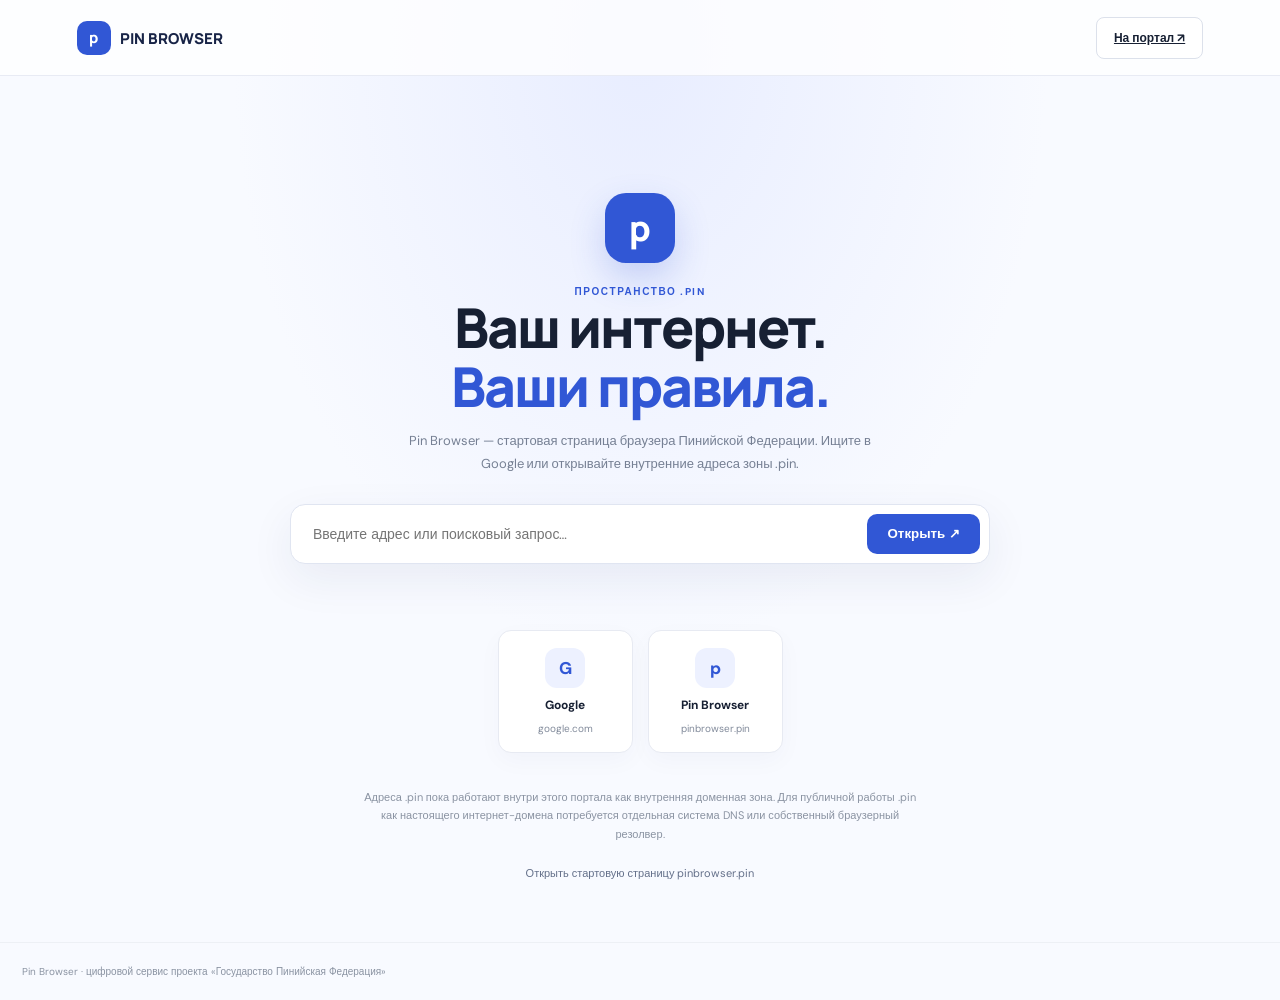
<file: static/browser.html>
<!doctype html>
<html lang="ru"><head><meta charset="utf-8"><meta name="viewport" content="width=device-width,initial-scale=1"><meta name="theme-color" content="#111a30"><title>Pin Browser — pinbrowser.pin</title><link rel="stylesheet" href="/static/style.css"><link rel="icon" href="/static/favicon.svg" type="image/svg+xml"><style>
.browser-page{min-height:100vh;background:radial-gradient(ellipse at 50% 5%,#e8edff 0,transparent 45%),#f8faff}.browser-top{height:76px;padding:0 clamp(18px,6vw,90px);display:flex;align-items:center;justify-content:space-between;border-bottom:1px solid #e8ebf4;background:#ffffffc9}.browser-logo{font:800 15px Manrope;color:#182447;text-decoration:none}.browser-logo span{display:inline-grid;place-items:center;width:34px;height:34px;margin-right:9px;background:#3157d5;color:#fff;border-radius:10px}.browser-main{width:min(850px,calc(100% - 32px));margin:0 auto;padding:clamp(70px,13vh,140px) 0 60px;text-align:center}.browser-mark{width:70px;height:70px;display:grid;place-items:center;margin:0 auto 22px;background:#3157d5;color:#fff;border-radius:21px;box-shadow:0 15px 35px #3157d538;font:800 35px Manrope}.browser-main h1{font-size:clamp(35px,6vw,55px);letter-spacing:-2px;margin:0 0 12px}.browser-main h1 em{color:#3157d5;font-style:normal}.browser-sub{color:#768094;font-size:13px;line-height:1.8;margin:0 auto 28px;max-width:490px}.searchbox{display:flex;gap:10px;padding:9px;background:white;border:1px solid #e0e5f1;border-radius:15px;box-shadow:0 15px 45px #1a2d6012;max-width:700px;margin:0 auto}.searchbox input{flex:1;min-width:0;border:0;outline:0;padding:11px 13px;font:14px 'DM Sans',sans-serif}.searchbox button{border:0;border-radius:10px;padding:0 20px;background:#3157d5;color:white;font-weight:700;cursor:pointer}.quicklinks{display:flex;justify-content:center;gap:15px;flex-wrap:wrap;margin:30px auto 0}.quicklink{width:135px;padding:17px 12px;border:1px solid #e7eaf2;border-radius:13px;background:#fff;text-decoration:none;color:#172033;display:flex;align-items:center;flex-direction:column;gap:9px;box-shadow:0 8px 25px #1c2c5208}.quicklink:hover{transform:translateY(-2px);border-color:#bdc9fa}.quick-icon{width:40px;height:40px;display:grid;place-items:center;border-radius:12px;background:#edf1ff;color:#3157d5;font-weight:800;font-size:17px}.quicklink b{font-size:12px}.quicklink small{font-size:10px;color:#828b9b}.browser-note{font-size:11px;color:#8a93a2;line-height:1.7;margin:35px auto 0;max-width:570px}.browser-footer{padding:22px;text-align:center;color:#8a93a2;font-size:10px}.browser-status{min-height:20px;margin:16px auto 0;color:#3157d5;font-size:12px}.browser-home{margin-top:22px;display:inline-block;color:#64708a;font-size:11px;text-decoration:none}.browser-home:hover{color:#3157d5}@media(max-width:520px){.browser-top{height:65px;padding:0 16px}.browser-main{padding-top:70px}.searchbox{gap:4px}.searchbox button{padding:0 12px}.quicklinks{gap:9px}.quicklink{width:calc(50% - 9px);max-width:160px}}
</style></head><body class="browser-page"><header class="browser-top"><a class="browser-logo" href="/browser"><span>p</span>PIN BROWSER</a><a class="outline" href="/">На портал ↗</a></header><main class="browser-main"><div class="browser-mark">p</div><div class="eyebrow">ПРОСТРАНСТВО .PIN</div><h1>Ваш интернет.<br><em>Ваши правила.</em></h1><p class="browser-sub">Pin Browser — стартовая страница браузера Пинийской Федерации. Ищите в Google или открывайте внутренние адреса зоны .pin.</p><form class="searchbox" id="searchForm"><input id="address" autocomplete="url" placeholder="Введите адрес или поисковый запрос…" aria-label="Адрес или поисковый запрос" required><button>Открыть ↗</button></form><div id="status" class="browser-status" role="status"></div><div class="quicklinks"><a class="quicklink" href="https://www.google.com/" target="_blank" rel="noopener noreferrer"><span class="quick-icon">G</span><b>Google</b><small>google.com</small></a><a class="quicklink" href="/browser/home"><span class="quick-icon">p</span><b>Pin Browser</b><small>pinbrowser.pin</small></a></div><p class="browser-note">Адреса .pin пока работают внутри этого портала как внутренняя доменная зона. Для публичной работы .pin как настоящего интернет-домена потребуется отдельная система DNS или собственный браузерный резолвер.</p><a class="browser-home" href="/browser/home">Открыть стартовую страницу pinbrowser.pin</a></main><footer class="browser-footer">Pin Browser · цифровой сервис проекта «Государство Пинийская Федерация»</footer><script>
const form=document.getElementById('searchForm'),field=document.getElementById('address'),status=document.getElementById('status');
function navigate(raw){const value=raw.trim();if(!value)return;const lower=value.toLowerCase();if(['pinbrowser.pin','https://pinbrowser.pin','http://pinbrowser.pin','pinbrowser.pin/'].includes(lower)){location.href='/browser/home';return;}if(['google.com','www.google.com','https://google.com','https://www.google.com'].includes(lower)){window.open('https://www.google.com/','_blank','noopener,noreferrer');return;}const pinAddress=lower.replace(/^https?:\/\//,'').replace(/\/$/,'');const pinMatch=pinAddress.match(/^([a-z0-9-]+)\.pin(?:\/(.*))?$/i);if(pinMatch){if(pinMatch[1].toLowerCase()==='pinstagram'){location.href='/pinstagram';return;}if(['caucasus','caucasus-online','caucasusonline'].includes(pinMatch[1].toLowerCase())){location.href='/caucasus';return;}openPinSite(pinMatch[1],pinMatch[2]||'');return;}if(value.startsWith('https://')||value.startsWith('http://')){try{const u=new URL(value);if(u.protocol==='http:'||u.protocol==='https:'){window.open(u.href,'_blank','noopener,noreferrer');return;}}catch(e){}status.textContent='Проверьте адрес и попробуйте снова.';return;}if(/^[a-z0-9-]+(\.[a-z0-9-]+)+(?::\d+)?(?:\/.*)?$/i.test(value)){window.open('https://'+value,'_blank','noopener,noreferrer');return;}window.open('https://www.google.com/search?q='+encodeURIComponent(value),'_blank','noopener,noreferrer');}
async function openPinSite(name, requestedPath=''){
 const siteName=String(name||'').toLowerCase();
 if(!/^[a-z0-9](?:[a-z0-9-]{0,38}[a-z0-9])?$/.test(siteName)){status.textContent='Некорректное имя .pin сайта.';return;}
 status.textContent='Загружаю '+siteName+'.pin…';
 try{
  const response=await fetch('/api/pin-sites/'+encodeURIComponent(siteName),{credentials:'same-origin'});
  let data={};try{data=await response.json()}catch(e){}
  if(!response.ok)throw new Error(data.detail||'Не удалось загрузить сайт.');
  const entry=requestedPath&&data.files[requestedPath]?requestedPath:data.entry_file;
  let source=data.files[entry];
  if(typeof source!=='string')throw new Error('Стартовый файл сайта не найден.');
  const base='<base href="'+location.origin+'/api/pin-sites/'+encodeURIComponent(siteName)+'/files/">';
  if(/<head[^>]*>/i.test(source))source=source.replace(/<head([^>]*)>/i,'<head$1>'+base);
  else source='<!doctype html><html><head><meta charset="utf-8">'+base+'</head><body>'+source+'</body></html>';
  const main=document.querySelector('.browser-main');
  main.innerHTML='';
  const back=document.createElement('a');back.className='browser-home';back.href='/browser';back.textContent='← Назад в Pin Browser';main.appendChild(back);
  const title=document.createElement('h1');title.style.cssText='font-size:clamp(25px,4vw,40px);margin:18px 0 8px';title.textContent=siteName+'.pin';main.appendChild(title);
  const note=document.createElement('p');note.className='browser-sub';note.textContent='Опубликованный сайт из PinCode · '+entry;main.appendChild(note);
  const frame=document.createElement('iframe');frame.title=siteName+'.pin';frame.sandbox='allow-scripts allow-forms allow-modals allow-downloads';frame.referrerPolicy='no-referrer';frame.style.cssText='display:block;width:100%;height:70vh;min-height:420px;background:white;border:1px solid #dce2ee;border-radius:14px;box-shadow:0 15px 45px #1a2d6012';frame.srcdoc=source;main.appendChild(frame);
  status.textContent='Открыт '+siteName+'.pin';
 }catch(e){status.textContent=e.message||'Не удалось открыть .pin сайт.';}
}
function loadSiteFromQuery(){const params=new URLSearchParams(location.search);const site=params.get('site');if(site&&/^[a-z0-9](?:[a-z0-9-]{0,38}[a-z0-9])?$/i.test(site)){field.value=site+'.pin';navigate(field.value);}}
form.addEventListener('submit',e=>{e.preventDefault();navigate(field.value);});
loadSiteFromQuery();
</script></body></html>
</file>
<file: static/style.css>
@import url('https://fonts.googleapis.com/css2?family=DM+Sans:wght@400;500;600;700&family=Manrope:wght@400;500;600;700;800&display=swap');
:root{--ink:#172033;--muted:#707a8d;--blue:#3157d5;--line:#e7eaf1}*{box-sizing:border-box}html{scroll-behavior:smooth}body{margin:0;color:var(--ink);font-family:'DM Sans',sans-serif}.top{height:82px;padding:0 clamp(18px,6vw,90px);display:flex;align-items:center;justify-content:space-between;border-bottom:1px solid #edf0f5}.brand{display:flex;align-items:center;gap:11px}.brand strong,.brand small{display:block}.brand strong{font:800 10px Manrope;letter-spacing:1px}.brand small{font-size:10px;color:#7e8797;margin-top:4px}.flag{height:36px;width:29px;display:flex;position:relative;overflow:hidden;border-radius:3px}.flag i,.bigflag i{width:33.333%;height:100%}.flag i:first-child,.bigflag i:first-child{background:#dc3545}.flag i:nth-child(2),.bigflag i:nth-child(2){background:#3157d5}.flag i:nth-child(3),.bigflag i:nth-child(3){background:#f2c94c}.flag b,.bigflag b{position:absolute;left:50%;top:50%;transform:translate(-50%,-52%);color:white;text-shadow:0 1px 3px #172033;font-size:16px}.top nav{display:flex;gap:30px;font-size:12px;color:#667084}.top nav a, .actions a{color:inherit;text-decoration:none}.outline,.primary{border-radius:8px;padding:12px 17px;font-size:12px;font-weight:700;cursor:pointer}.outline{border:1px solid #dce1eb;background:white;color:var(--ink)}.primary{background:var(--blue);color:white;border:1px solid var(--blue);box-shadow:0 6px 18px #3157d52a}.hero{padding:65px clamp(22px,9vw,135px);display:grid;grid-template-columns:1fr 1fr;gap:28px;align-items:center;background:linear-gradient(115deg,#fff 35%,#f6f8ff);min-height:515px}.eyebrow{font-size:10px;font-weight:800;letter-spacing:1.6px;color:var(--blue)}.eyebrow span{display:inline-block;width:7px;height:7px;background:#48c89c;border-radius:50%;margin-right:7px}h1{font:800 clamp(44px,5.5vw,72px)/1.08 Manrope;letter-spacing:-3px;margin:24px 0 18px}h1 em{font-style:normal;color:var(--blue)}.hero p{font-size:14px;line-height:1.8;color:#737d8e;max-width:430px}.actions{display:flex;align-items:center;gap:23px;margin-top:26px}.actions a{font-size:12px;color:#687286}.trust{display:flex;align-items:center;gap:12px;margin-top:42px;color:var(--blue)}.trust b,.trust small{display:block}.trust b{font-size:11px;color:var(--ink)}.trust small{font-size:10px;color:#818b9b;margin-top:4px}.art{height:340px;display:grid;place-items:center;position:relative}.orbit{position:absolute;width:300px;height:300px;border:1px solid #dce3ff;border-radius:50%;box-shadow:0 0 0 35px #f2f4ff,0 0 0 70px #f8f9ff}.flag-card{z-index:1;width:min(310px,85%);padding:24px;background:#ffffffdf;border:1px solid white;border-radius:16px;box-shadow:0 25px 80px #24396d1a;backdrop-filter:blur(12px)}.flag-card small{font-size:8px;letter-spacing:1px;color:#7c8798;font-weight:700}.bigflag{height:110px;display:flex;position:relative;margin:17px 0 20px;border-radius:4px;overflow:hidden;box-shadow:0 8px 22px #18294a20}.bigflag b{font-size:44px}.flag-card h3{font:800 16px Manrope;margin:0 0 7px}.flag-card p{font-size:10px;margin:0 0 17px}.flag-card hr{border:0;border-top:1px solid #e8ebf1}.float{position:absolute;z-index:2;padding:12px 14px;border-radius:8px;background:white;box-shadow:0 12px 30px #17203318;font-size:10px;font-weight:700}.f1{left:0;top:45px;color:var(--blue)}.f2{right:0;bottom:40px;color:#398f71}.stats{display:flex;justify-content:center;gap:clamp(35px,9vw,140px);padding:27px 15px;border-block:1px solid #edf0f5}.stats div{display:flex;flex-direction:column;gap:6px}.stats b{font:800 24px Manrope;color:#273b74}.stats span{font-size:10px;color:#7c8595}.section{padding:76px clamp(22px,9vw,135px)}h2{font:800 clamp(28px,3.4vw,40px) Manrope;letter-spacing:-1px;margin:12px 0}.intro{max-width:440px;font-size:12px;line-height:1.7;color:#778193;margin-bottom:28px}.cards{display:grid;grid-template-columns:repeat(3,1fr);gap:16px}.cards article{padding:24px;border:1px solid var(--line);border-radius:12px;transition:.2s}.cards article:hover{transform:translateY(-3px);box-shadow:0 15px 35px #1c2c5210}.ico{height:42px;width:42px;border-radius:10px;background:#eef1ff;color:var(--blue);display:grid;place-items:center;font-size:20px;margin-bottom:23px}.cards article>small{font-size:8px;font-weight:800;letter-spacing:1px;color:#8992a2}.cards h3{font:700 16px Manrope;margin:12px 0}.cards p{font-size:12px;line-height:1.8;color:#737e8e;min-height:65px}.textbtn{border:0;background:none;padding:8px 0;color:var(--blue);font-size:11px;font-weight:800;cursor:pointer}.banner{margin:0 clamp(20px,9vw,135px) 60px;padding:36px 42px;background:#131f3a;color:white;border-radius:13px;display:flex;align-items:center;justify-content:space-between}.banner .eyebrow{color:#b0beff}.banner h2{max-width:500px}.banner p{font-size:12px;color:#bac3d5}.banner>span{font-size:90px;color:#ffffff1c}footer{padding:25px clamp(18px,6vw,90px);border-top:1px solid #edf0f5;display:flex;justify-content:space-between;align-items:center;gap:18px}footer>small{font-size:10px;color:#8790a0}.modal{position:fixed;inset:0;z-index:20;background:#101a30aa;backdrop-filter:blur(5px);display:grid;place-items:center;padding:15px;overflow:auto}.hidden{display:none!important}.panel{width:min(450px,100%);max-height:94dvh;overflow:auto;position:relative;background:white;border-radius:15px;padding:30px;box-shadow:0 30px 90px #0003}.panel h2{font-size:26px}.close{position:absolute;right:15px;top:10px;border:0;background:none;font-size:25px;color:#697386;cursor:pointer}.muted{font-size:11px;line-height:1.7;color:#788294}.panel form>label{display:block;font-size:11px;font-weight:700;margin:13px 0}.panel input:not([type=checkbox]):not([type=file]){display:block;width:100%;padding:12px;margin-top:6px;border:1px solid #dfe4ed;border-radius:7px;outline:none}.panel input:focus{border-color:#8297ee}.check{display:flex!important;align-items:center;gap:8px}.check input{accent-color:var(--blue)}.full{width:100%;margin-top:10px}.error{color:#c93643;font-size:11px;margin-top:10px}.upload{display:block;padding:14px;border:1px dashed #cdd4e2;text-align:center;border-radius:8px;font-size:12px;cursor:pointer}.upload input{display:block;max-width:100%;margin:12px auto 0}.assistant{position:fixed;z-index:15;right:20px;bottom:18px;width:min(370px,calc(100vw - 24px));height:min(540px,calc(100dvh - 35px));background:white;border:1px solid #e5e9f1;border-radius:14px;box-shadow:0 20px 70px #17233c25;display:flex;flex-direction:column;overflow:hidden}.chathead{display:flex;align-items:center;gap:10px;padding:12px;border-bottom:1px solid #edf0f5}.boticon{height:34px;width:34px;display:grid;place-items:center;background:#edf1ff;color:var(--blue);border-radius:9px}.chathead b,.chathead small{display:block;font-size:11px}.chathead small{font-size:9px;color:#7b8595;margin-top:4px}.chathead button{border:0;background:none;font-size:20px;color:#697386;margin-left:auto;cursor:pointer}.chathead button+button{margin-left:0}.messages{flex:1;overflow:auto;padding:14px;display:flex;flex-direction:column;gap:10px}.bubble{max-width:90%;font-size:12px;line-height:1.6;padding:11px 13px;border-radius:11px;white-space:pre-wrap;overflow-wrap:anywhere}.bubble.bot{background:#f0f3fa;align-self:flex-start}.bubble.user{background:var(--blue);color:white;align-self:flex-end}.bubble img{max-width:100%;border-radius:7px}.chatform{display:flex;gap:8px;padding:10px;border-top:1px solid #edf0f5}.chatform input,.image-tools input{flex:1;min-width:0;border:1px solid #e1e5ed;border-radius:8px;padding:11px;font-size:11px;outline:none}.chatform button{width:38px;background:var(--blue);color:white;border:0;border-radius:8px;font-size:18px}.image-tools{display:flex;gap:7px;padding:0 10px 10px}.image-tools button{border:0;border-radius:7px;background:#edf1ff;color:var(--blue);font-size:10px;font-weight:800;padding:0 10px;cursor:pointer}.cmd{position:fixed;z-index:30;top:12%;left:15%;width:70%;height:48%;min-width:270px;min-height:190px;display:flex;flex-direction:column;resize:both;overflow:hidden;background:#090d0b;color:#b8f5c5;border:1px solid #39473c;box-shadow:0 22px 80px #0007;font:12px Consolas,'Courier New',monospace}.cmdtitle{height:32px;flex-shrink:0;background:#202721;color:#e3e8e3;display:flex;align-items:center;justify-content:space-between;padding:0 10px;cursor:move;touch-action:none}.cmdtitle button{background:none;border:0;color:white;padding:4px 9px;font-size:15px;cursor:pointer}.cmdtitle button:hover{background:#465148}.cmdoutput{padding:12px;overflow:auto;flex:1;line-height:1.8;white-space:pre-wrap;overflow-wrap:anywhere}.cmdform{display:flex;align-items:center;gap:8px;padding:9px;border-top:1px solid #27352b}.cmdform input{background:none;border:0;color:#b8f5c5;outline:none;flex:1;min-width:0;font:inherit}.cmdform button{background:#1b2c20;border:1px solid #3c6548;color:#b8f5c5;padding:6px 10px;font:inherit}.cmd.maximized{inset:0!important;width:100%!important;height:100%!important;min-width:0;min-height:0;resize:none}.resize{position:absolute;right:0;bottom:0;width:16px;height:16px;cursor:nwse-resize}.toast{position:fixed;z-index:50;bottom:20px;left:50%;transform:translateX(-50%);background:#172033;color:white;padding:12px 18px;border-radius:8px;font-size:12px;max-width:90vw}
@media(max-width:760px){.top{height:70px;padding:0 15px}.top nav{display:none}.brand strong{font-size:9px}.hero{grid-template-columns:1fr;padding:45px 23px 30px;text-align:center;gap:5px}.hero .eyebrow,.actions,.trust{justify-content:center}.hero p{margin-inline:auto}.art{height:300px}.orbit{width:240px;height:240px}.flag-card{width:270px;padding:19px}.bigflag{height:92px}.f1{left:0;top:25px}.f2{right:0;bottom:20px}.stats{justify-content:space-around;gap:0;padding:22px 8px}.stats b{font-size:20px}.stats span{max-width:90px;font-size:9px}.section{padding:52px 22px}.cards{grid-template-columns:1fr}.cards p{min-height:0}.banner{margin:0 16px 38px;padding:25px 22px}.banner h2{font-size:25px}.banner>span{font-size:55px}footer{padding:22px;flex-wrap:wrap}footer .brand{width:100%}.assistant{right:12px;bottom:12px;height:min(570px,calc(100dvh - 24px))}.cmd{top:8%;left:3%;width:94%;height:45%;min-width:0}.panel{padding:25px 21px}}@media(prefers-reduced-motion:reduce){*{scroll-behavior:auto!important;transition:none!important}}
.directory{background:#f8f9fd;border-top:1px solid #edf0f5}.directory .cards a{text-decoration:none;display:inline-block}
</file>
